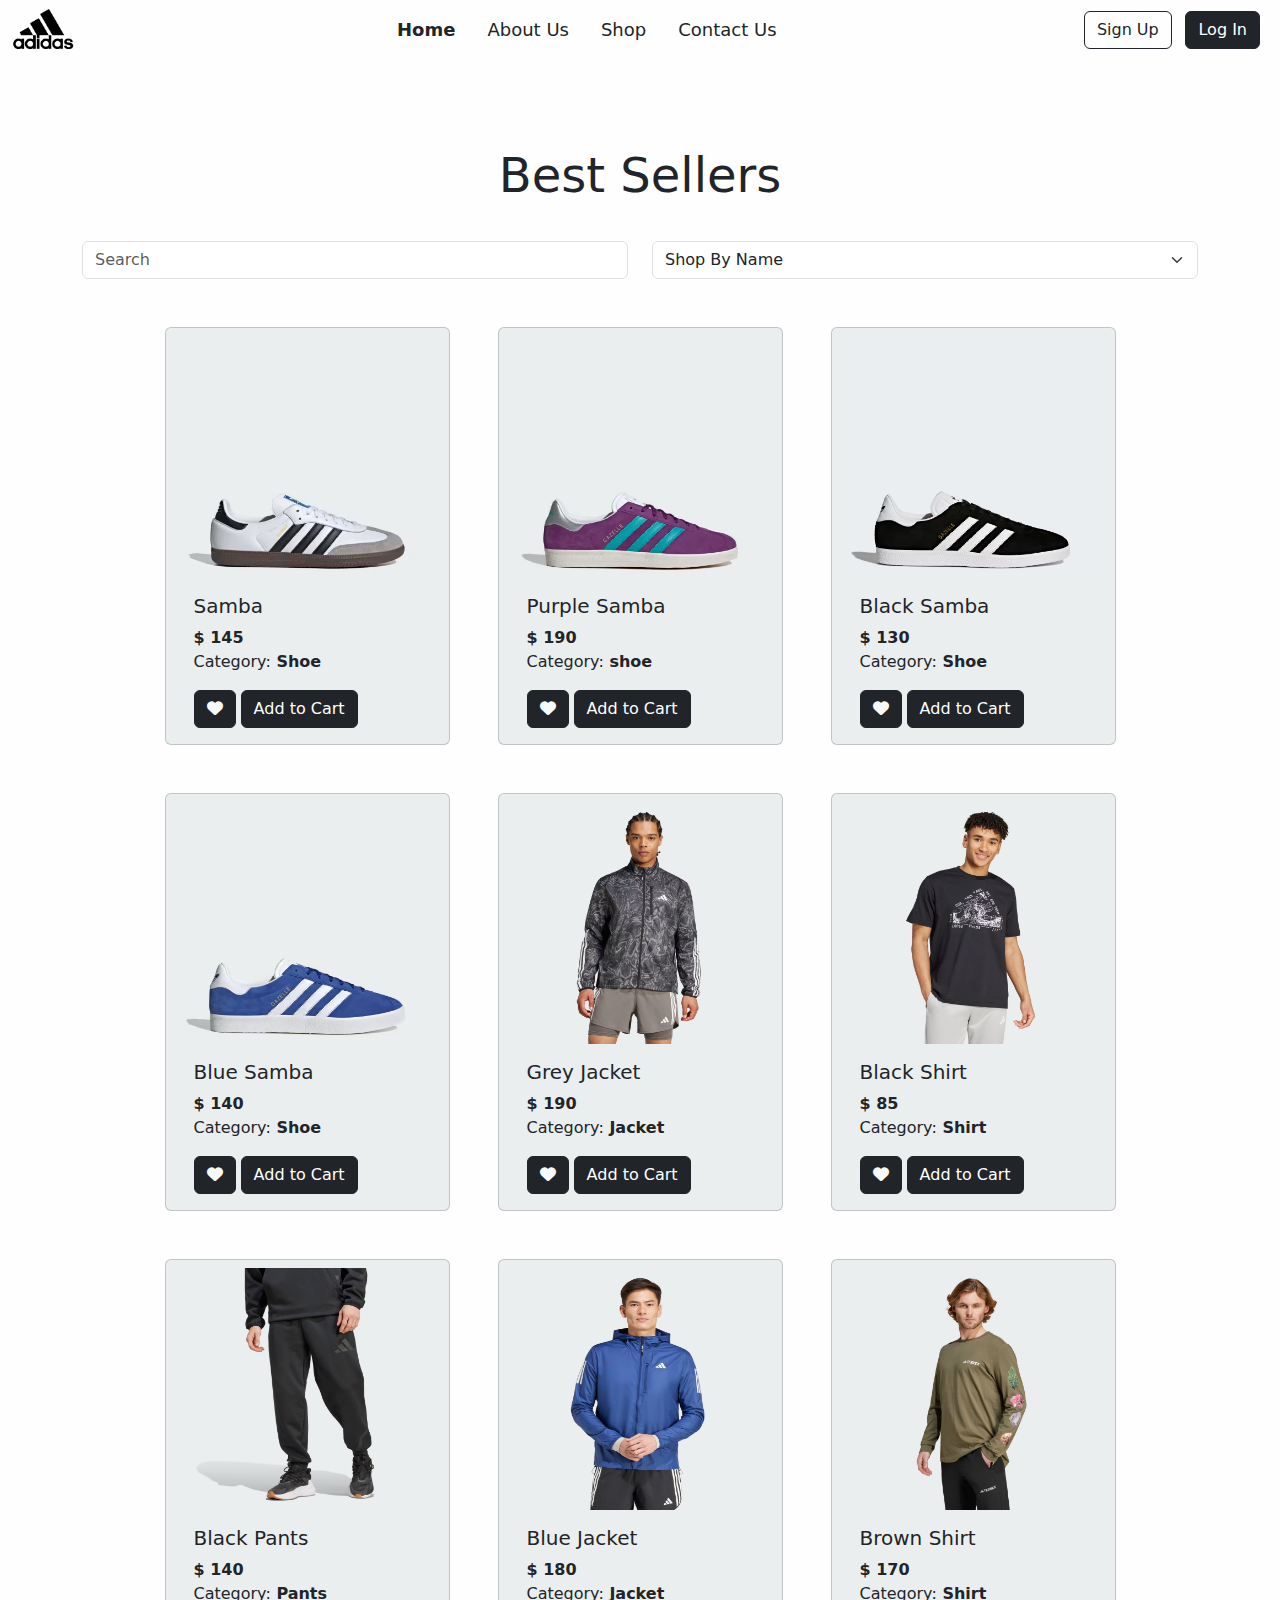
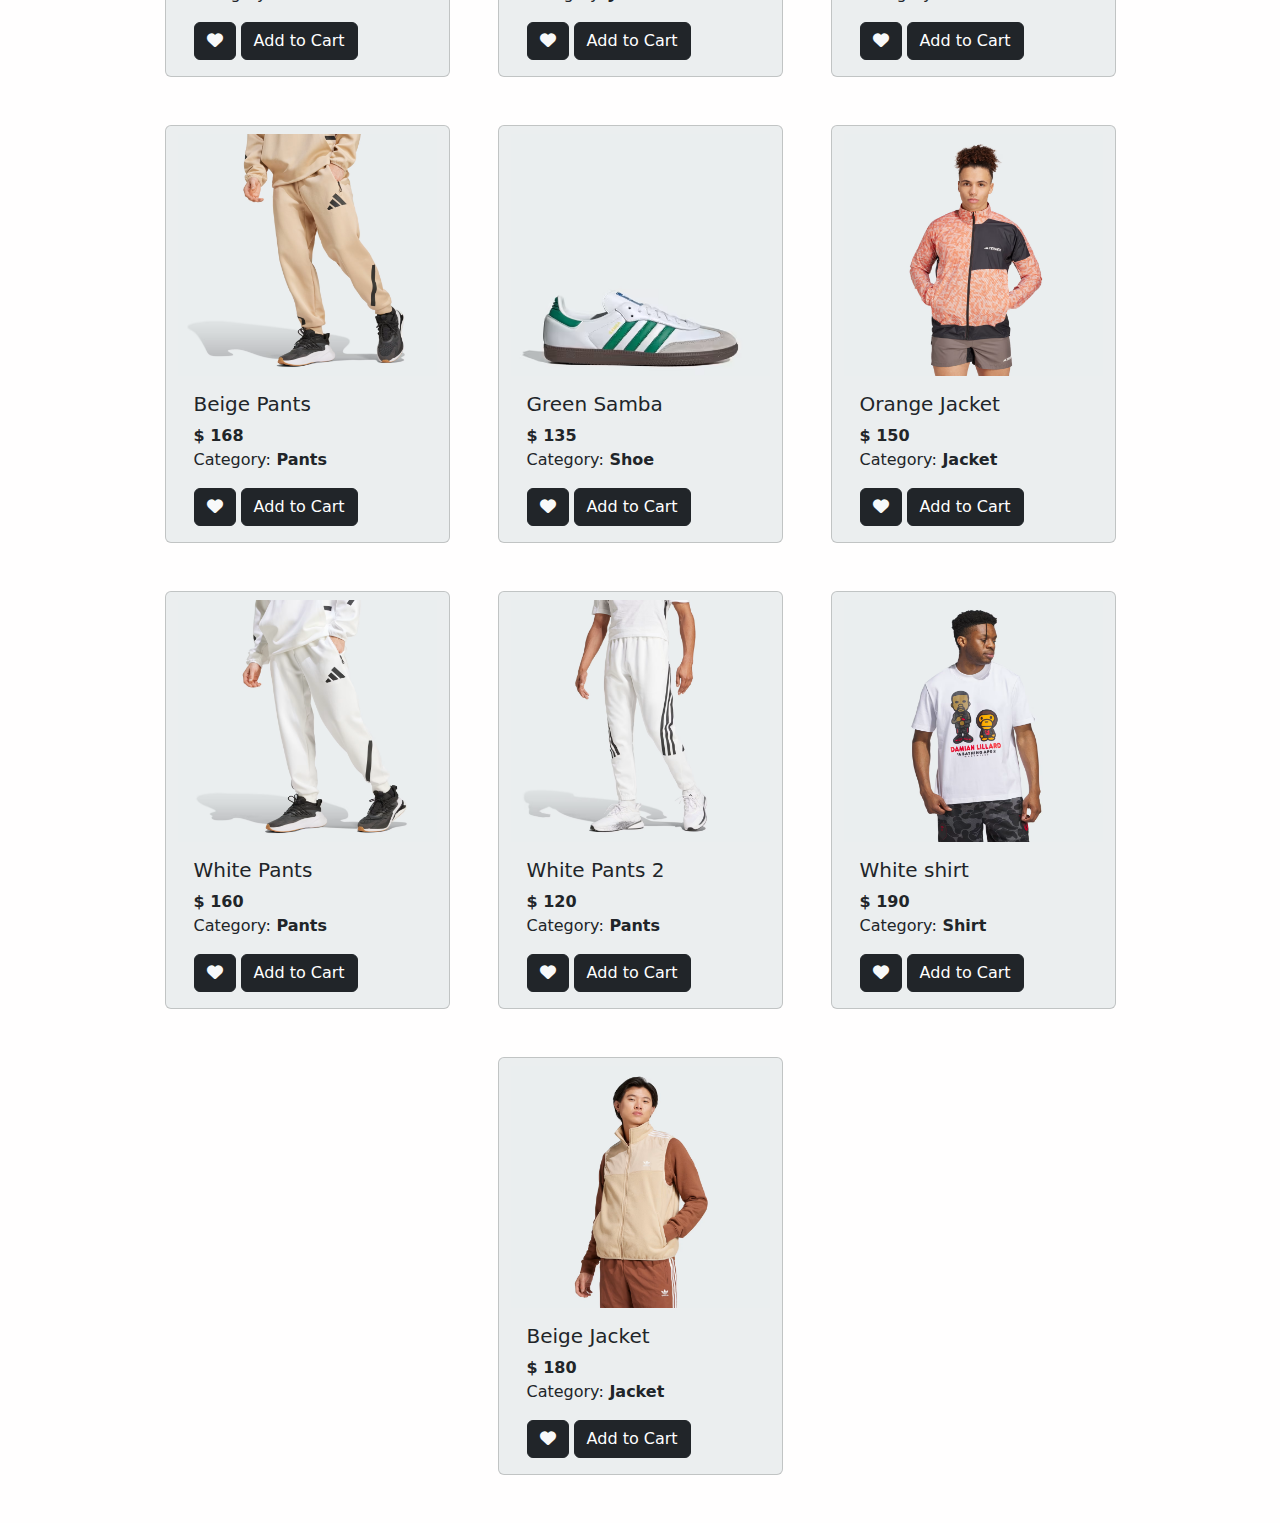
<file: index.html>
<!DOCTYPE html PUBLIC "-//W3C//DTD HTML 4.01//EN" "http://www.w3.org/TR/html4/strict.dtd">
<html>

<head>
  <meta http-equiv="Content-Type" content="text/html; charset=utf-8">

  <link href="https://cdn.jsdelivr.net/npm/bootstrap@5.3.2/dist/css/bootstrap.min.css" rel="stylesheet">
  <link rel="stylesheet" type="text/css" href="style/style.css">
  <link rel="stylesheet" type="text/css" href="style/all.css">
  <title>Home</title>
</head>

<body>
  <header>
    <nav class="navbar navbar-expand-lg text-dark ">
      <div class="container-fluid">
        <a class="navbar-brand px-3" href="index.html">
          <img src="images/Adidas_logo.png" alt="Logo" height="20" class="d-inline-block align-text-center mb-1"
            style="transform: scale(2);">

        </a>
        <button class="navbar-toggler" type="button" data-bs-toggle="collapse" data-bs-target="#navbarSupportedContent"
          aria-controls="navbarSupportedContent" aria-expanded="false" aria-label="Toggle navigation">
          <span class="navbar-toggler-icon"></span>
        </button>
        <div class="collapse navbar-collapse" id="navbarSupportedContent">
          <ul class="navbar-nav mb-2 mb-lg-0 ms-lg-auto">

            <li class="nav-item mx-lg-2">
              <a class="nav-link active text-dark" aria-current="page" href="index.html"><strong> Home</strong></a>
            </li>
            <li class="nav-item mx-lg-2">
              <a class="nav-link text-dark" href="#">About Us</a>
            </li>
            <li class="nav-item dropdown mx-lg-2">
              <a class="nav-link text-dark" href="#" role="button" data-bs-toggle="dropdown"
                aria-expanded="false">
                Shop
              </a>
              
            </li>
            <li class="nav-item mx-lg-2">
              <a class="nav-link text-dark" href="#">Contact Us</a>
            </li>
          </ul>
          <ul class="navbar-nav mb-2 mb-lg-0 ms-lg-auto">
            <div id="links">
              <a href="signup.html" class="btn btn-outline-dark">Sign Up</a>
              <a href="login.html" class="btn btn-dark mx-2">Log In</a>
            </div>
          </ul>
          <ul id="userinfo" class="ml-auto mt-2 ">
            <li><a href="" id="user"></a></li>

            <li class="shopping_cart">
              <i class="fa-solid fa-cart-shopping"></i>
              <i class="fa-solid fa-addition"></i>

              <span class="position-absolute badge rounded-circle" style="display: none;"></span>

              <div class="carts_products" style="display: none;">
                <div>

                </div>
                <a href="cart.html">View products</a>
              </div>
            </li>
            <a class="btn btn-dark text-light ms-3 log_out mb-5">Log Out</a>

          </ul>


        </div>
      </div>
    </nav>
  </header>

  <section>
    <div class="s">

      <p>Best Sellers</p>

    </div>
  </section>
  <section>
    <div class="container">
      <div class="row">
        <div class="col-6">
          <input type="text" class="form-control searcht" id="search" placeholder="Search">
        </div>
        <div class="col-6">

          <select class="form-select searchop" aria-label="Default select example">
            <option selected value="Name">Shop By Name</option>
            <option value="Category">Shop By Category</option>
          </select>

        </div>
      </div>
    </div>
  </section>
  <section>
    <div class=" mb-5 container">
      <div class="row gap-5 pt-5 justify-content-center products">

      </div>
    </div>
  </section>

  <script src="https://cdn.jsdelivr.net/npm/bootstrap@5.3.2/dist/js/bootstrap.bundle.min.js"></script>
  <script src="js/index.js"></script>
</body>

</html>
</file>
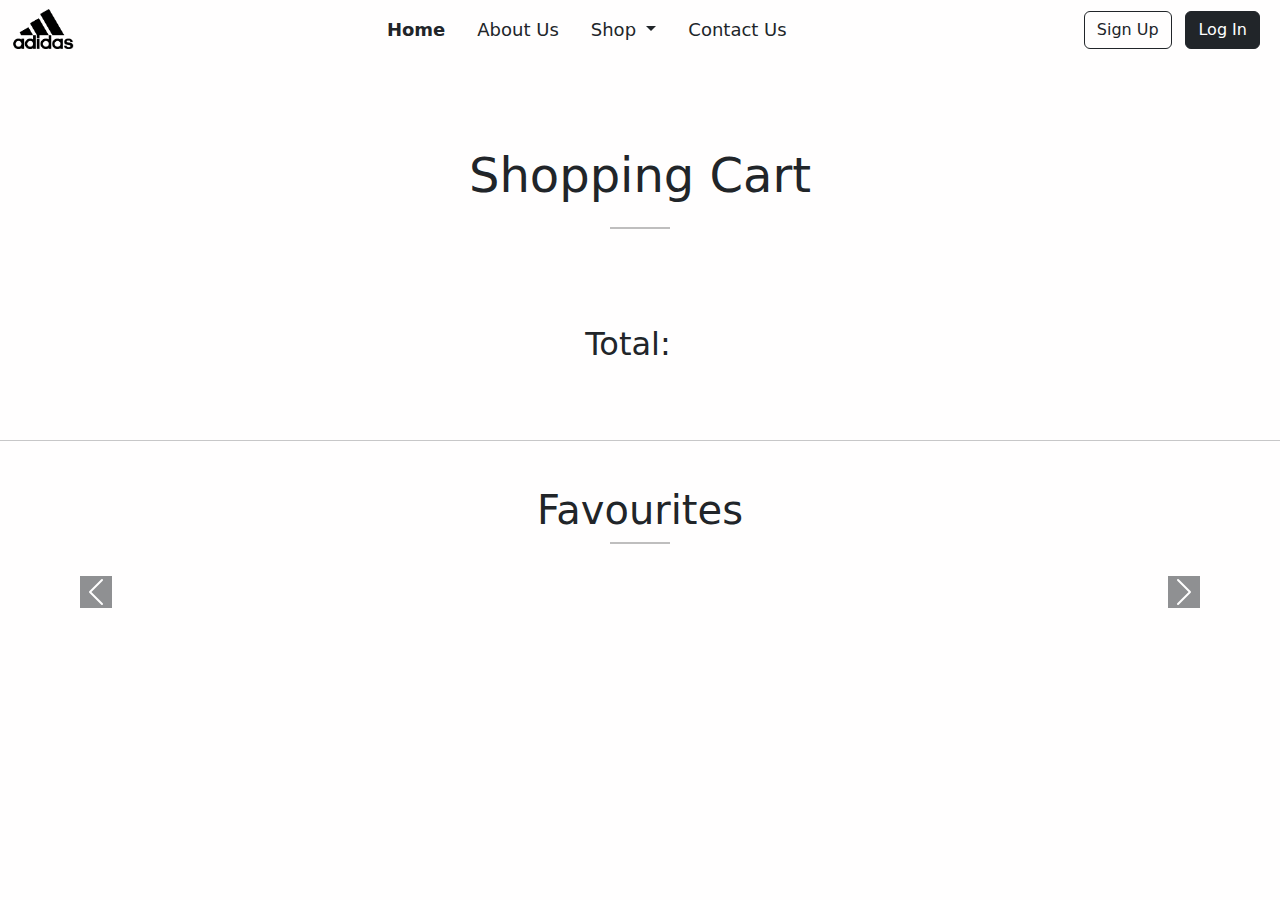
<file: cart.html>
<!DOCTYPE html PUBLIC "-//W3C//DTD HTML 4.01//EN" "http://www.w3.org/TR/html4/strict.dtd">
<html>

<head>
  <meta http-equiv="Content-Type" content="text/html; charset=utf-8">

  <link href="https://cdn.jsdelivr.net/npm/bootstrap@5.3.2/dist/css/bootstrap.min.css" rel="stylesheet">
  <link rel="stylesheet" type="text/css" href="style/style.css">
  <link rel="stylesheet" type="text/css" href="style/all.css">
  <title>Cart</title>
</head>

<body>
  <header>
    <nav class="navbar navbar-expand-lg text-dark ">
      <div class="container-fluid">
        <a class="navbar-brand px-3" href="index.html">
          <img src="images/Adidas_logo.png" alt="Logo" height="20" class="d-inline-block align-text-center mb-1"
            style="transform: scale(2);">

        </a>
        <button class="navbar-toggler" type="button" data-bs-toggle="collapse" data-bs-target="#navbarSupportedContent"
          aria-controls="navbarSupportedContent" aria-expanded="false" aria-label="Toggle navigation">
          <span class="navbar-toggler-icon"></span>
        </button>
        <div class="collapse navbar-collapse" id="navbarSupportedContent">
          <ul class="navbar-nav mb-2 mb-lg-0 ms-lg-auto">

            <li class="nav-item mx-lg-2">
              <a class="nav-link active text-dark" aria-current="page" href="index.html"><strong> Home</strong></a>
            </li>
            <li class="nav-item mx-lg-2">
              <a class="nav-link text-dark" href="#">About Us</a>
            </li>
            <li class="nav-item dropdown mx-lg-2">
              <a class="nav-link dropdown-toggle text-dark" href="#" role="button" data-bs-toggle="dropdown"
                aria-expanded="false">
                Shop
              </a>
              <ul class="dropdown-menu">
                <li><a class="dropdown-item" href="#">Candles</a></li>
                <li><a class="dropdown-item" href="#">Sets</a></li>
                <li>
                  <hr class="dropdown-divider">
                </li>
                <li><a class="dropdown-item" href="#">Gifts</a></li>
              </ul>
            </li>
            <li class="nav-item mx-lg-2">
              <a class="nav-link text-dark" href="#">Contact Us</a>
            </li>
          </ul>
          <ul class="navbar-nav mb-2 mb-lg-0 ms-lg-auto">
            <div id="links">
              <a href="signup.html" class="btn btn-outline-dark">Sign Up</a>
              <a href="login.html" class="btn btn-dark mx-2">Log In</a>
            </div>
          </ul>
          <ul id="userinfo" class="ml-auto my-2 mb-lg-0">
            <li><a href="" id="user"></a></li>
            <li class="shopping_cart">
              <i class="fa-solid fa-cart-shopping"></i>
              <span class="position-absolute badge rounded-circle" style="display: none;"></span>

            </li>
            <a class="btn btn-light mx-3 log_out">Log Out</a>

          </ul>


        </div>
      </div>
    </nav>
  </header>
  <section>
    <div class="s">

      <p>Shopping Cart</p>
      <hr class="line">
    </div>
  </section>

  <section>
    <div class="container mb-5">
      <div class="row gy-3 products mt-5 ">
        <!-- Your content goes here -->
      </div>
    </div>
  </section>

  <section class="favz">
    <h2>Total:<span class="total container"></span></h2>
  </section>
  <br>
  <hr style="width: 1290px; margin: 45px auto;">
  <section class="favz">
    <h1>Favourites</h1>
    <hr class="line">
  </section>

  <section>
    <div id="carouselExampleIndicators" class="carousel slide mt-5 f">
      <div class="container">
        <div class="carousel-inner ">
          <!-- <div class="condiv"></div>
    </div> -->
        </div>
      </div>
      <button class="carousel-control-prev" type="button" data-bs-target="#carouselExampleIndicators"
        data-bs-slide="prev">
        <span class="carousel-control-prev-icon bg-dark" aria-hidden="true"></span>
        <span class="visually-hidden">Previous</span>
      </button>
      <button class="carousel-control-next" type="button" data-bs-target="#carouselExampleIndicators"
        data-bs-slide="next">
        <span class="carousel-control-next-icon bg-dark" aria-hidden="true"></span>
        <span class="visually-hidden">Next</span>
      </button>
    </div>
  </section>

  <script src="https://cdn.jsdelivr.net/npm/bootstrap@5.3.2/dist/js/bootstrap.bundle.min.js"></script>
  <script src="js/cart.js"></script>
</body>

</html>
</file>
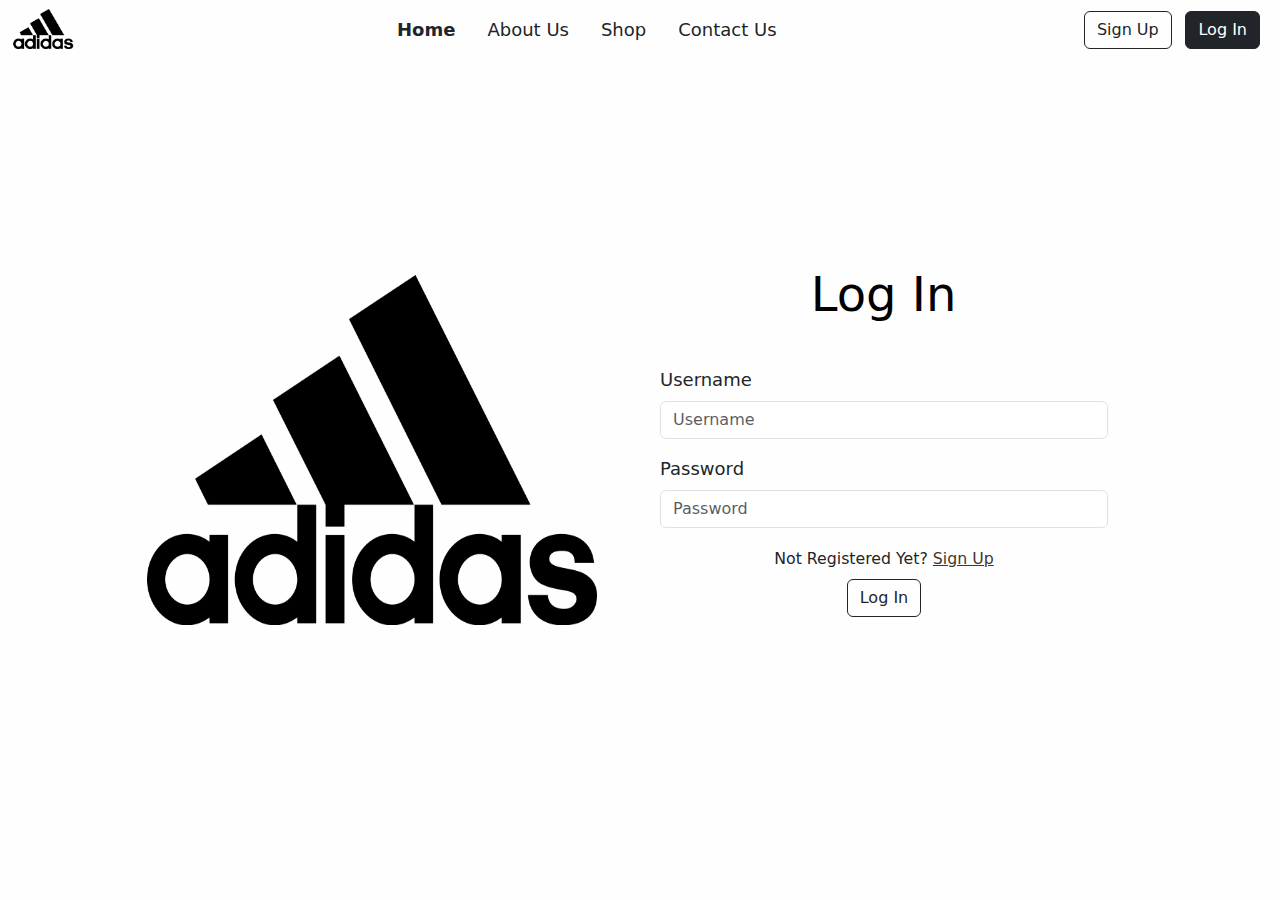
<file: login.html>
<!DOCTYPE html PUBLIC "-//W3C//DTD HTML 4.01//EN" "http://www.w3.org/TR/html4/strict.dtd">
<html>

<head>
  <meta http-equiv="Content-Type" content="text/html; charset=utf-8">

  <link href="https://cdn.jsdelivr.net/npm/bootstrap@5.3.2/dist/css/bootstrap.min.css" rel="stylesheet">
  <link rel="stylesheet" type="text/css" href="style/style.css">
  <link rel="stylesheet" type="text/css" href="style/all.css">
  <title>Login</title>
</head>

<body>
  <header>
    <nav class="navbar navbar-expand-lg text-dark ">
      <div class="container-fluid">
        <a class="navbar-brand px-3" href="index.html">
          <img src="images/Adidas_logo.png" alt="Logo" height="20" class="d-inline-block align-text-center mb-1"
            style="transform: scale(2);">

        </a>
        <button class="navbar-toggler" type="button" data-bs-toggle="collapse" data-bs-target="#navbarSupportedContent"
          aria-controls="navbarSupportedContent" aria-expanded="false" aria-label="Toggle navigation">
          <span class="navbar-toggler-icon"></span>
        </button>
        <div class="collapse navbar-collapse" id="navbarSupportedContent">
          <ul class="navbar-nav mb-2 mb-lg-0 ms-lg-auto">

            <li class="nav-item mx-lg-2">
              <a class="nav-link active text-dark" aria-current="page" href="index.html"><strong> Home</strong></a>
            </li>
            <li class="nav-item mx-lg-2">
              <a class="nav-link text-dark" href="#">About Us</a>
            </li>
            <li class="nav-item dropdown mx-lg-2">
              <a class="nav-link  text-dark" href="#" role="button" aria-expanded="false">
                Shop
              </a>

            </li>
            <li class="nav-item mx-lg-2">
              <a class="nav-link text-dark" href="#">Contact Us</a>
            </li>
          </ul>
          <ul class="navbar-nav mb-2 mb-lg-0 ms-lg-auto">
            <div id="links">
              <a href="signup.html" class="btn btn-outline-dark">Sign Up</a>
              <a href="login.html" class="btn btn-dark mx-2">Log In</a>
            </div>
          </ul>


        </div>
      </div>
    </nav>
  </header>
  <section>
    <div class="container">
      <div class="row content1">
        <div class="col-lg-6 left m-auto">
          <img src="images/Adidas_logo.png" alt="" width="450" height="350">
        </div>
        <div class="col-lg-6 right">
          <div class="cont1">
            <p>Log In</p>
          </div>
          <div class="dform">
            <form>
              <div class="mb-3">
                <label for="username" class="form-label">Username</label>
                <input type="text" class="form-control" id="username" placeholder="Username">
              </div>
              <div class="mb-3">
                <label for="password1" class="form-label">Password</label>
                <input type="password" class="form-control" id="password1" placeholder="Password">
              </div>
              <div class="cen">
                <small>Not Registered Yet? <a href="signup.html">Sign Up</a></small><br>
                <button type="submit" class="btn btn-outline-dark mt-2" id="loginbtn">Log In</button>
              </div>
            </form>
          </div>
        </div>
      </div>
    </div>
  </section>
  <script src="https://cdn.jsdelivr.net/npm/bootstrap@5.3.2/dist/js/bootstrap.bundle.min.js"></script>
  <script src="js/login.js"></script>
</body>

</html>
</file>
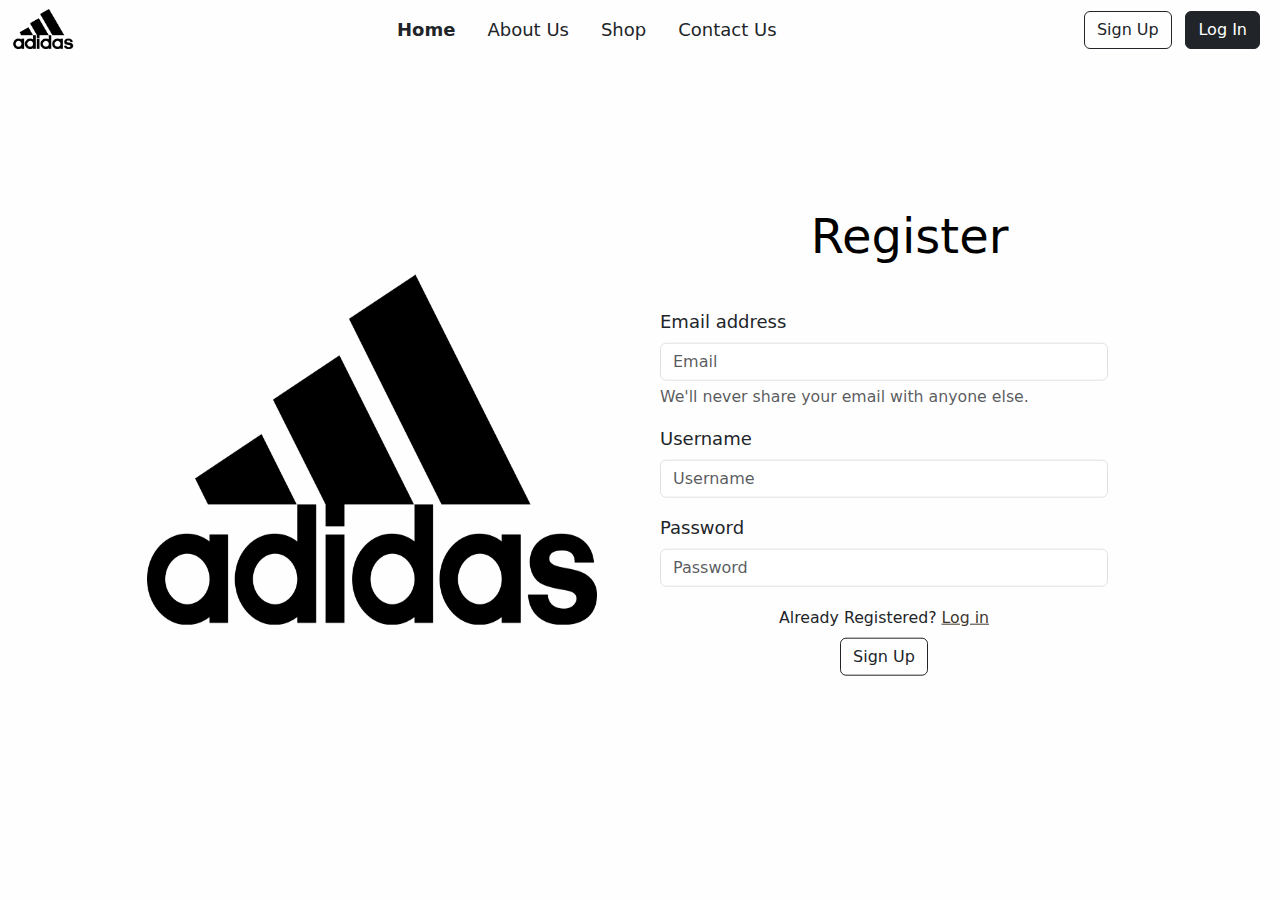
<file: signup.html>
<!DOCTYPE html PUBLIC "-//W3C//DTD HTML 4.01//EN" "http://www.w3.org/TR/html4/strict.dtd">
<html>

<head>
  <meta http-equiv="Content-Type" content="text/html; charset=utf-8">

  <link href="https://cdn.jsdelivr.net/npm/bootstrap@5.3.2/dist/css/bootstrap.min.css" rel="stylesheet">
  <link rel="stylesheet" type="text/css" href="style/style.css">
  <link rel="stylesheet" type="text/css" href="style/all.css">
  <title>SignUp</title>
</head>

<body>
  <header>
    <nav class="navbar navbar-expand-lg text-dark ">
      <div class="container-fluid">
        <a class="navbar-brand px-3" href="index.html">
          <img src="images/Adidas_logo.png" alt="Logo" height="20" class="d-inline-block align-text-center mb-1"
            style="transform: scale(2);">

        </a>
        <button class="navbar-toggler" type="button" data-bs-toggle="collapse" data-bs-target="#navbarSupportedContent"
          aria-controls="navbarSupportedContent" aria-expanded="false" aria-label="Toggle navigation">
          <span class="navbar-toggler-icon"></span>
        </button>
        <div class="collapse navbar-collapse" id="navbarSupportedContent">
          <ul class="navbar-nav mb-2 mb-lg-0 ms-lg-auto">

            <li class="nav-item mx-lg-2">
              <a class="nav-link active text-dark" aria-current="page" href="index.html"><strong> Home</strong></a>
            </li>
            <li class="nav-item mx-lg-2">
              <a class="nav-link text-dark" href="#">About Us</a>
            </li>
            <li class="nav-item dropdown mx-lg-2">
              <a class="nav-link  text-dark" href="#" role="button" aria-expanded="false">
                Shop
              </a>
            </li>
            <li class="nav-item mx-lg-2">
              <a class="nav-link text-dark" href="#">Contact Us</a>
            </li>
          </ul>
          <ul class="navbar-nav mb-2 mb-lg-0 ms-lg-auto">
            <div id="links">
              <a href="signup.html" class="btn btn-outline-dark">Sign Up</a>
              <a href="login.html" class="btn btn-dark mx-2">Log In</a>
            </div>
          </ul>


        </div>
      </div>
    </nav>
  </header>
  <section>
    <div class="container">
      <div class="row content1">
        <div class="col-lg-6 left m-auto">
          <img src="images/Adidas_logo.png" alt="" width="450" height="350">
        </div>
        <div class="col-lg-6 right">
          <div class="cont1">
            <p>Register</p>
          </div>
          <div class="dform">
            <form>
              <div class="mb-3">
                <label for="email1" class="form-label">Email address</label>
                <input type="email" class="form-control" id="email1" aria-describedby="emailHelp" placeholder="Email">
                <div id="emailHelp" class="form-text">We'll never share your email with anyone else.</div>
              </div>
              <div class="mb-3">
                <label for="username" class="form-label">Username</label>
                <input type="text" class="form-control" id="username" placeholder="Username">
              </div>
              <div class="mb-3">
                <label for="password1" class="form-label">Password</label>
                <input type="password" class="form-control" id="password1" placeholder="Password">
              </div>
              <div class="cen">
                <small>Already Registered? <a href="login.html">Log in</a></small><br>
                <button type="submit" class="btn btn-outline-dark mt-2" id="signupbtn">Sign Up</button>
              </div>
            </form>
          </div>
        </div>
      </div>
    </div>
  </section>
  <script src="https://cdn.jsdelivr.net/npm/bootstrap@5.3.2/dist/js/bootstrap.bundle.min.js"></script>
  <script src="js/signup.js"></script>
</body>

</html>
</file>
<file: style/style.css>
body {
    background-size: 42px 42px;
    background-color: rgba(255, 254, 254, 0.913);

}

header {
    font-size: 18px;
}

.content1 {
    position: absolute;
    top: 50%;
    left: 50%;
    width: 80%;
    transform: translate(-50%, -50%);
}

.content1 small a {
    color: #42372e;
}

.dform {
    position: relative;
    align-content: center;
    padding: 20px 20px;
    border-radius: 20px;
    font-size: 18px;

}

.cont1 {
    position: relative;
    margin: auto;
    width: 30%;
    border-radius: 20px;
    font-size: 48px;
    color: black;
}

.left {
    text-align: center;
}

.right {
    padding-bottom: 5px;
}

.cen {
    text-align: center;
}


ul#userinfo {
    display: none;

}

ul#userinfo a {
    color: #362d26;
    text-decoration: none;
}

ul#userinfo a:hover {
    color: #362d26;
    text-decoration: underline;
}

ul#userinfo * {
    display: inline;
    text-decoration: none;
}

ul#userinfo li {
    position: relative;

}

ul#userinfo li .badge {
    background-color: #d2d1d1;
    color: #000;
    top: -15px;
    right: -10px;

}

.shopping_cart i {
    font-size: 28px;
    cursor: pointer;
}

.carts_products {
    position: absolute;
    width: 255px;
    transform: translate(-40%, 0%);
    background-color: #c5bdb750;
    top: 35px;
    padding: 10px;
    text-align: center;
    border: 1px solid #9b938a;
}

.carts_products div p i {
    font-size: 13px;

}

.carts_products div p {

    border-radius: 5px;
    background-color: #f9f7f4;

}

.carts_products a {
    display: block;
    color: #000;
    transition: 1s;
    margin-top: 10px;
    padding: 3px;
    background-color: #b0b0b0;
    text-align: center;
    text-decoration: none;
    border-radius: 10px;


}

.s {
    margin-top: 80px;
    margin-bottom: 30px;
    text-align: center;
    font-size: 48px;

}

.log_out {
    font-size: 18;
}


.product-item {
    transition: 0.5s;
    background-color: #ebeeef;
}

.product-item:hover {
    transform: scale(1.02, 1.02);
    box-shadow: 1px 1px 10px black;
}

.total {
    text-align: center;
    font-size: 30px;

}

.fav-item {
    width: 300px;
    transition: 1s;
}

.fav-item:hover {
    box-shadow: 1px 1px 10px black;
}

.product-item-img {
    width: 100%;
    height: 250px;
    margin: auto;
    padding-top: 8px;
}

.line {
    width: 60px;
    margin: auto;
    border: 1px solid rgb(0, 0, 0);
    transition: 1s;
}

.favz:hover .line {
    transform: scaleX(2);
}

.favz {
    transition: 1s;
    text-align: center;
}

.fav-item-img {
    padding-top: 5px;
    width: 250px;
    height: 250px;
}

.f {
    margin-bottom: 40px;
}

.cartitem1 {
    max-width: 630px;
    background-color: #ebeeef;
    border-style: solid;
    text-align: center;
    transition: 1s;
}

.cartitem1:hover {
    transform: scale(1.02, 1.02);
    box-shadow: 1px 1px 5px black;
}
</file>
